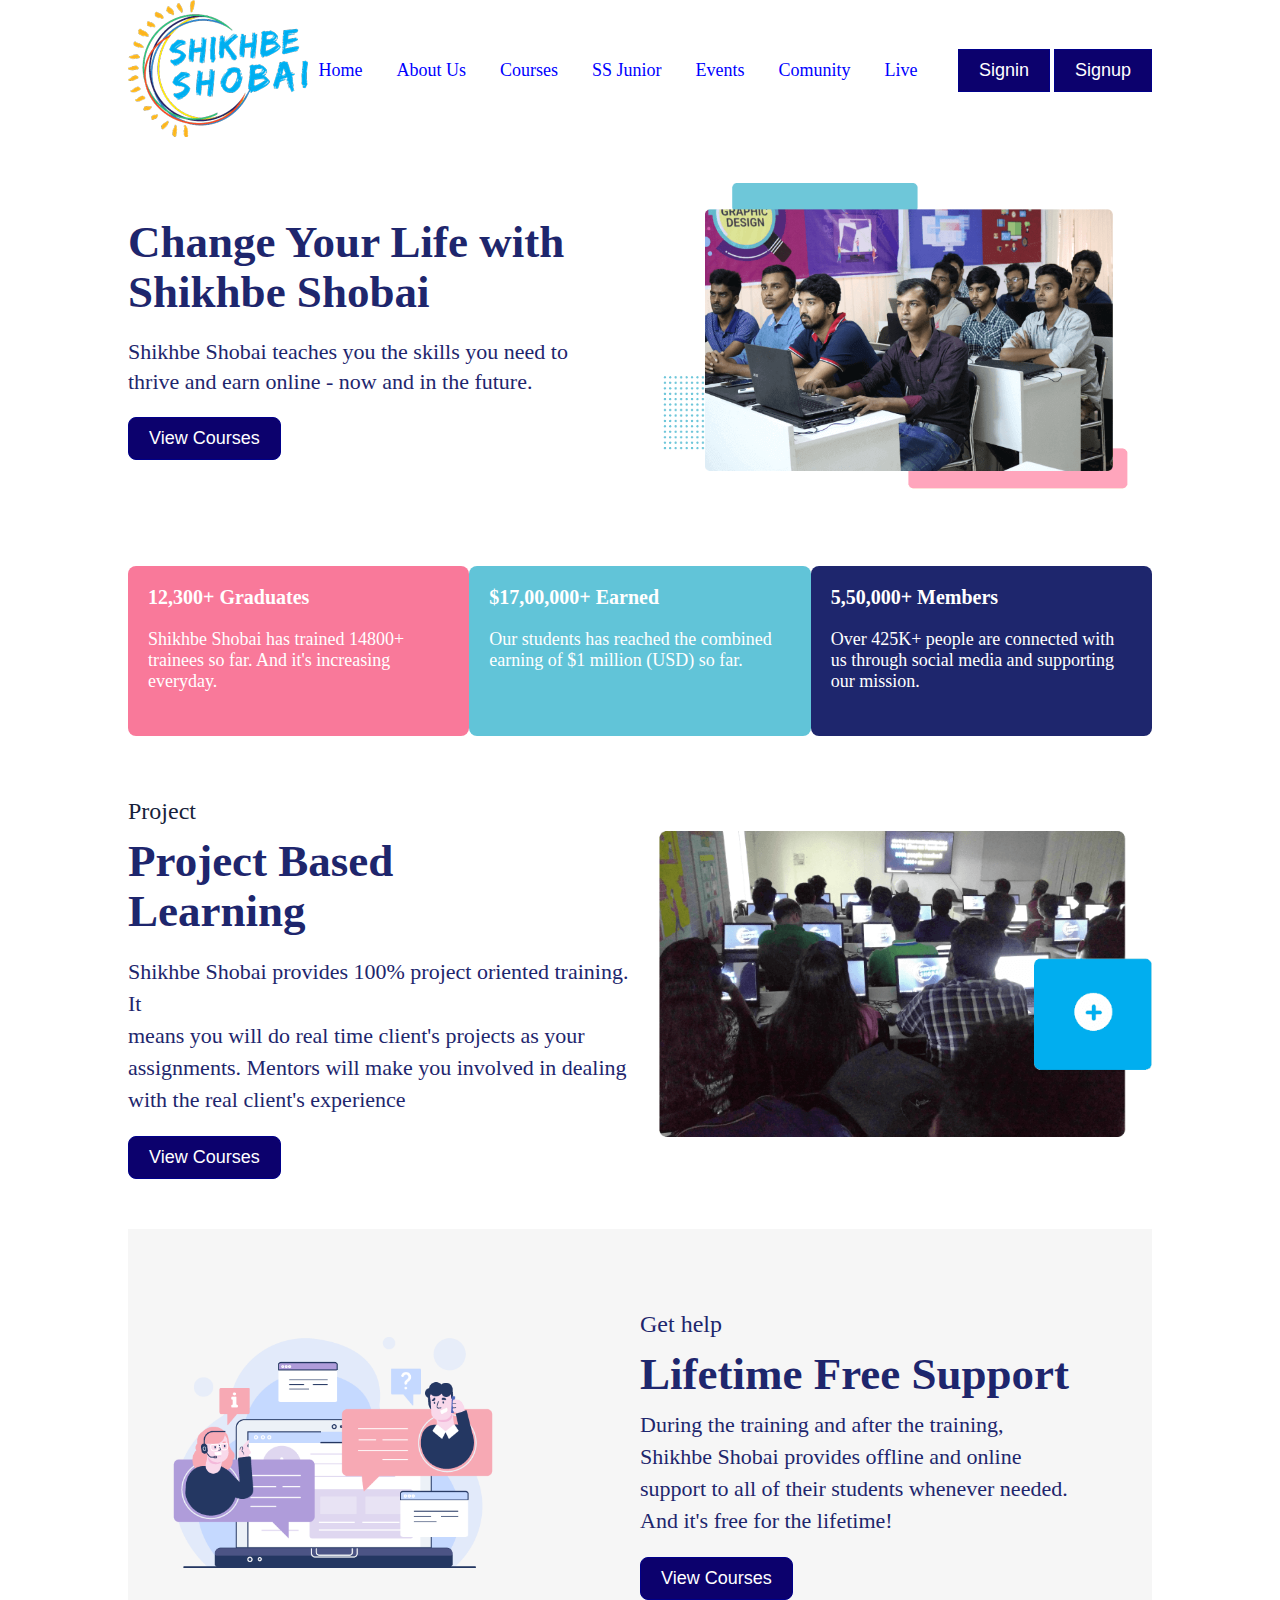
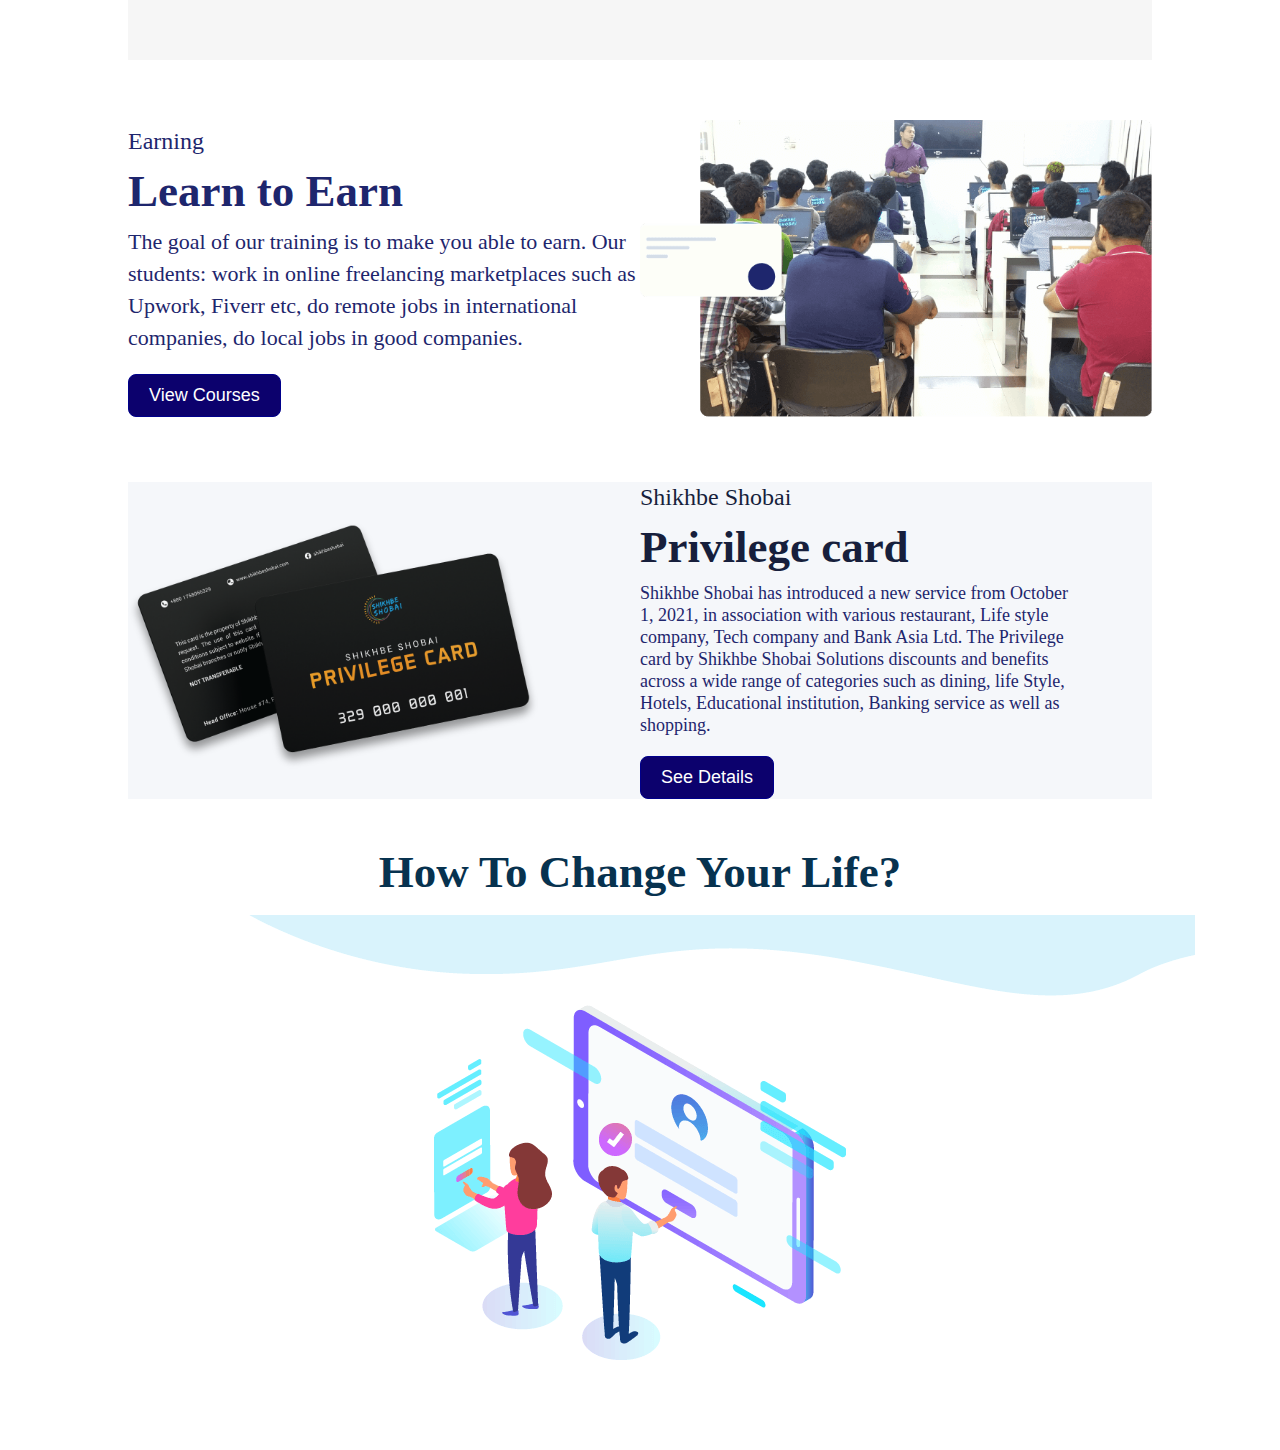
<file: index.html>
<!DOCTYPE html>
<html lang="en">
<head>
    <meta charset="UTF-8">
    <meta name="viewport" content="width=device-width, initial-scale=1.0">
    <title>Class 02</title>
       <link rel="stylesheet" href="styel.css">
       

</head>
<body>
    <header>
            <div class="wrapper">
                <div class="nav">
                    <div class="logo">
                        <a href="index.html">
                          <img src="img/logo.png" alt=""></a>
                    </div>
                    <div class="menu">
                        <ul>
                            <li><a href="index.html">Home</a></li>
                            <li><a href="about.html">About us</a></li>
                            <li><a href="#">Courses</a></li>
                            <li><a href="#">SS junior</a></li>
                            <li><a href="#">Events</a></li>
                            <li><a href="#">Comunity</a></li>
                            <li><a href="#">Live</a></li>
                        </ul>
                    </div>
                    <div class="btn">
                        <button>Signin</button>
                        <button>Signup</button>
                    </div>
                </div>
            </div>
        </header>
    <section class="banner-section">
                <div class="wrapper">
                    <div class="flex-box">
                        <div class="left">
                            <h1>Change Your Life with<br> Shikhbe Shobai</h1>
                            <p>Shikhbe Shobai teaches you the skills you need to<br> thrive and earn online - now and in the future.</p>
                            <button>View Courses</button>
                        </div>
                        <div class="right">
                            <img src="img/intro.png" alt="">
                        </div>
                    </div>
                </div>
    </section>
    <section class="featured">
            <div class="main-box">
                <div class="box box1">
                    <h5>12,300+ Graduates</h5>
                    <p>Shikhbe Shobai has trained 14800+ trainees so far. And it's increasing everyday.</p>

                </div>
                    <div class="box box2">
                    <h5>$17,00,000+ Earned</h5>
                    <p>Our students has reached the combined earning of $1 million (USD) so far.</p>
                </div>
                <div class="box box3">
                    <h5>5,50,000+ Members</h5>
                    <p>Over 425K+ people are connected with us through social media and supporting our mission.</p>
                </div>

            </div>
    </section>
     
<section class="banner-section1">
        <div class="wrapper">
            <div class="flex-box">
                <div class="left">
                    <h3> Project</h3>
                    <h1>Project Based <br>Learning</h1>
                    <p>Shikhbe Shobai provides 100% project oriented training. It<br> means you will do real time client's projects as your <br>assignments. Mentors will make you involved in dealing<br>with the real client's experience</p>
                    <button>View Courses</button>
                    
                </div>
                    <div class="right">
                        <img src="img/image2.png" alt="">
                    
                    </div>
            </div>
        </div>
</section>

<section class="banner-section2">
    <div class="wrapper">
        <div class="flex-box">
            <div class="left">
                <img src="img/Support.png" alt="">
            </div>
                <div class="right">
                    <h3>Get help</h3>
                    <h1>Lifetime Free Support</h1>
                    <p>During the training and after the training,<br> Shikhbe Shobai provides offline and online <br>support to all of their students whenever needed. <br>And it's free for the lifetime!</p>
                <button>View Courses</button>   
                
                </div>
        </div>
    </div>
</section>
<section class="banner-section3">
    <div class="wrapper">
        <div class="flex-box">
            <div class="left">
                <h3>Earning</h3>
                <h1>Learn to Earn</h1>
                <p>The goal of our training is to make you able to earn. Our<br> students: work in online freelancing marketplaces such as <br>Upwork, Fiverr etc, do remote jobs in international<br>companies, do local jobs in good companies.
                </p>
                <button>View Courses</button>
                
            </div>
                <div class="right">
                    <img src="img/image3.png" alt=""> 
                
                </div>
        </div>
    </div>
</section>
<section class="banner-section4">
    <div class="wrapper">
        <div class="flex-box">
            <div class="left">
                <img src="img/Card-Mockup.png" alt="">
            </div>
                <div class="right">
                    <h3>Shikhbe Shobai</h3>
                    <h1>Privilege card</h1>
                    <p>Shikhbe Shobai has introduced a new service from October<br> 1, 2021, in association with various restaurant, Life style <br>company, Tech company and Bank Asia Ltd. The Privilege <br>card by Shikhbe Shobai Solutions discounts and benefits <br>across a wide range of categories such as dining, life Style,<br> Hotels, Educational institution, Banking service as well as<br> shopping.
                    </p>
                    <button>See Details</button>
                
                </div>
        </div>
    </div>
</section>

<section class="banner-section5">
    <div>
        <h1>How To Change Your Life?</h1>
        <div class="flex-box">
            <img src="img/tab-1.png" alt="">
        </div>
        
    </div>
</section>

     </body>
</html>
</file>
<file: styel.css>
*{
    margin: 0;
    padding: 0;
}
/* menu section start */
.header{
    width: 100%;
    padding: 15px 0px;
 }

.wrapper{
    width: 80%;
    margin: 0 auto;

 }
.nav{
    display: flex;
    justify-content: space-between;
    align-items: center;
 }
.img{
    max-width: 100%;
}
.header .nav .logo img{
    width: 100px;
    margin-top: 10px;
    margin-bottom: 10px;

 }
.menu ul{
        margin: 0;
        padding: 0;
 }

.menu ul li{
    list-style-type: none;
    display: inline-block;
    margin-right: 30px ;
}
.menu ul li a { 
    font-size: 18px;
    text-decoration: none;
    color: blue;
    text-transform: capitalize;
    
}

.btn button{
    background-color: #0c016d;
    padding: 10px 20px;
    font-size: 18px;
    color: white;
    border: 1px solid darkblue;
}
.btn button:hover{
    background-color: rgba(0, 0, 139, 0.5);
    
}
.banner-section .flex-box{
    display: flex;
    align-items: center;
    margin-top: 30px;
}
.banner-section .flex-box .left, .right {
    flex-basis:50%;
}
/* start banner section */
.banner-section .flex-box h1{
    color: #1e266d;
    font-size: 45px;
    display: block;
    margin-bottom: 10px;
    line-height: 50px;
    font-weight: 700;
}
.flex-box p{
    font-size: 22px;
    color: #1e266d;
    line-height: 30px;
    font-weight: 300;
    margin-top: 20px;

}
.left button {
    background-color: #0c016d;
    padding: 10px 20px;
    font-size: 18px;
    color: white;
    border: 1px solid darkblue;
    border-radius: 8px;
    margin-top: 20px;
}
.flex-box .right img{
    width: 100%;
    height: auto;
}
/* banner secton end*/
/* main box start */
.featured .main-box{
    width: 80%;
    margin: 0 auto;
    display: flex;
    padding: 10px 20px;
    justify-content: space-evenly;
    margin-top: 40px;
    margin-bottom: 40px;

}
.box1{
    background-color: #f9799a;
    margin: 10px auto;
    padding: 10px;
    height: 150px;
    width: 350px;
    border-radius: 8px;
    /* align-items: center; */
}
.box1 h5{
    color: #fff;
    font-size: 20px;
    font-weight: 700;
    margin-bottom: 20px;
    margin: 10px;
}
.box1 p{
    color: #fff;
    font-size: 18px;
    font-weight: 500;
    margin-bottom: 10px;
    padding: 10px;

}
.box2{
    color: #fff;
    background-color: #61c4d8;
    margin: 10px auto;
    padding: 10px ;
    height: 150px;
    width: 350px;
    border-radius: 8px;

}
.box2 h5{
    color: #fff;
    font-size: 20px;
    font-weight: 700;
    margin-bottom: 20px;
    margin: 10px;
}
.box2 p{
    color: #fff;
    font-size: 18px;
    font-weight: 500;
    margin-bottom: 10px;
    padding: 10px;

}
.box3{
    color: #fff;
    background-color: #1e266d;
    margin: 10px auto;
    padding: 10px;
    height: 150px;
    width: 350px;
    border-radius: 8px;

}
.box3 h5{
    color: #fff;
    font-size: 20px;
    font-weight: 700;
    margin-bottom: 20px;
    margin: 10px;
}
.box3 p{
    color: #fff;
    font-size: 18px;
    font-weight: 500;
    margin-bottom: 10px;
    padding: 10px;
}
/* start banner section1 */
.banner-section1{
    width: 100%;
}
.banner-section1 ,.flex-box{
    display: flex;
    align-items: center;
}
.banner-section1 .flex-box .left, .right{
    flex-basis: 50%;
}
.banner-section1 .flex-box h3{
    color: #171f3c;
    font-size: 24px;
    display: block;
    margin-bottom: 10px;
    line-height: 30px;
    font-weight: 300;
}
.banner-section1 .flex-box h1{
    color: #1e266d;
    font-size: 45px;
    display: block;
    margin-bottom: 10px;
    line-height: 50px;
    font-weight: 700;
}
.banner-section1 .flex-box p{
    font-size: 22px;
    color: #1e266d;
    line-height: 32px;
    font-weight: 300;
    margin-top: 20px;
}
.left button {
    background-color: #0c016d;
    padding: 10px 20px;
    font-size: 18px;
    color: white;
    border: 1px solid darkblue;
    border-radius: 8px;
    margin-top: 20px;
}
/* end banner section1 */
/* start banner section2 */
.banner-section2 .flex-box{
    display: flex;
    align-items: center;
    margin-top: 50px;
    background-color: #f6f6f6;
    margin-bottom: 50px;
    padding-top: 80px;
    padding-bottom: 60px;
}
.banner-section2 .flex-box .left, .right {
    flex-basis:50%;
}
.flex-box .right h1{
    color: #1e266d;
    font-size: 45px;
    display: block;
    margin-bottom: 10px;
    line-height: 30px;
    font-weight: 700;
}
.banner-section2 .flex-box h3{
    color: #1e266d;
    font-size: 24px;
    display: block;
    margin-bottom: 20px;
    line-height: 30px;
    font-weight: 300;
}
.banner-section2 .flex-box p{
    font-size: 22px;
    color: #1e266d;
    line-height: 32px;
    font-weight: 300;
    margin-top: 20px;
}
.right button{
    background-color: #0c016d;
    padding: 10px 20px;
    font-size: 18px;
    color: white;
    border: 1px solid darkblue;
    border-radius: 8px;
    margin-top: 20px;
}
/* end banner section2 */
/* start banner section3 */
.banner-section3 .flex-box{
    display: flex;
    align-items: center;
    margin-top: 50px;
    margin-bottom: 50px;
}
.banner-section3 .flex-box .left, .right {
    flex-basis:50%;
}
.banner-section3 .flex-box h3{
    color: #1e266d;
    font-size: 24px;
    display: block;
    margin-bottom: 20px;
    line-height: 30px;
    font-weight: 300;
}
.banner-section3 .flex-box .left h1{
    color: #1e266d;
    font-size: 45px;
    display: block;
    margin-bottom: 10px;
    line-height: 30px;
    font-weight: 700;
}
.banner-section3 .flex-box p{
    font-size: 22px;
    color: #1e266d;
    line-height: 32px;
    font-weight: 300;
    margin-top: 20px;
}
.left button{
    background-color: #0c016d;
    padding: 10px 20px;
    font-size: 18px;
    color: white;
    border: 1px solid darkblue;
    border-radius: 8px;
    margin-top: 20px;
}
/* end banner section3 */
/* start banner section4 */
.banner-section4 .flex-box{
    display: flex;
    align-items: center;
    margin-top: 50px;
    margin-bottom: 50px;
    background-color: #f5f7fa;
}
.banner-section4 .flex-box .left, .right{
    flex-basis:50%;
}
.flex-box .left img{
    width: 80%;
    height: auto;
}
.banner-section4 .flex-box h3{
    color: #171f3c;
    font-size: 24px;
    display: block;
    margin-bottom: 20px;
    line-height: 30px;
    font-weight: 300;
}
.banner-section4 .flex-box .right h1{
    color: #171f3c;
    font-size: 45px;
    display: block;
    margin-bottom: 10px;
    line-height: 30px;
    font-weight: 700;
}
.banner-section4 .flex-box p{
    font-size: 18px;
    color: #1e266d;
    line-height: 22px;
    font-weight: 300;
    margin-top: 20px;
}
.banner-section4 .right button{
    padding: 10px 20px;
    font-size: 18px;
    color: white;
    border: 1px solid darkblue;
    border-radius: 8px;
    margin-top: 20px;
}
/* end banner section4 */
/* start banner section5 */
.banner-section5 h1{
    font-size: 45px;
    color: #07324f;
    line-height: 46px;
    margin-bottom: 20px;
    font-weight: 700;
    text-align: center;
}
.banner-section5 .flex-box{
    align-items: center;
    width: 100%;
    height: auto;
    justify-content: space-evenly;
    margin-bottom: 40px;

}
/* start banner section5 */
</file>
